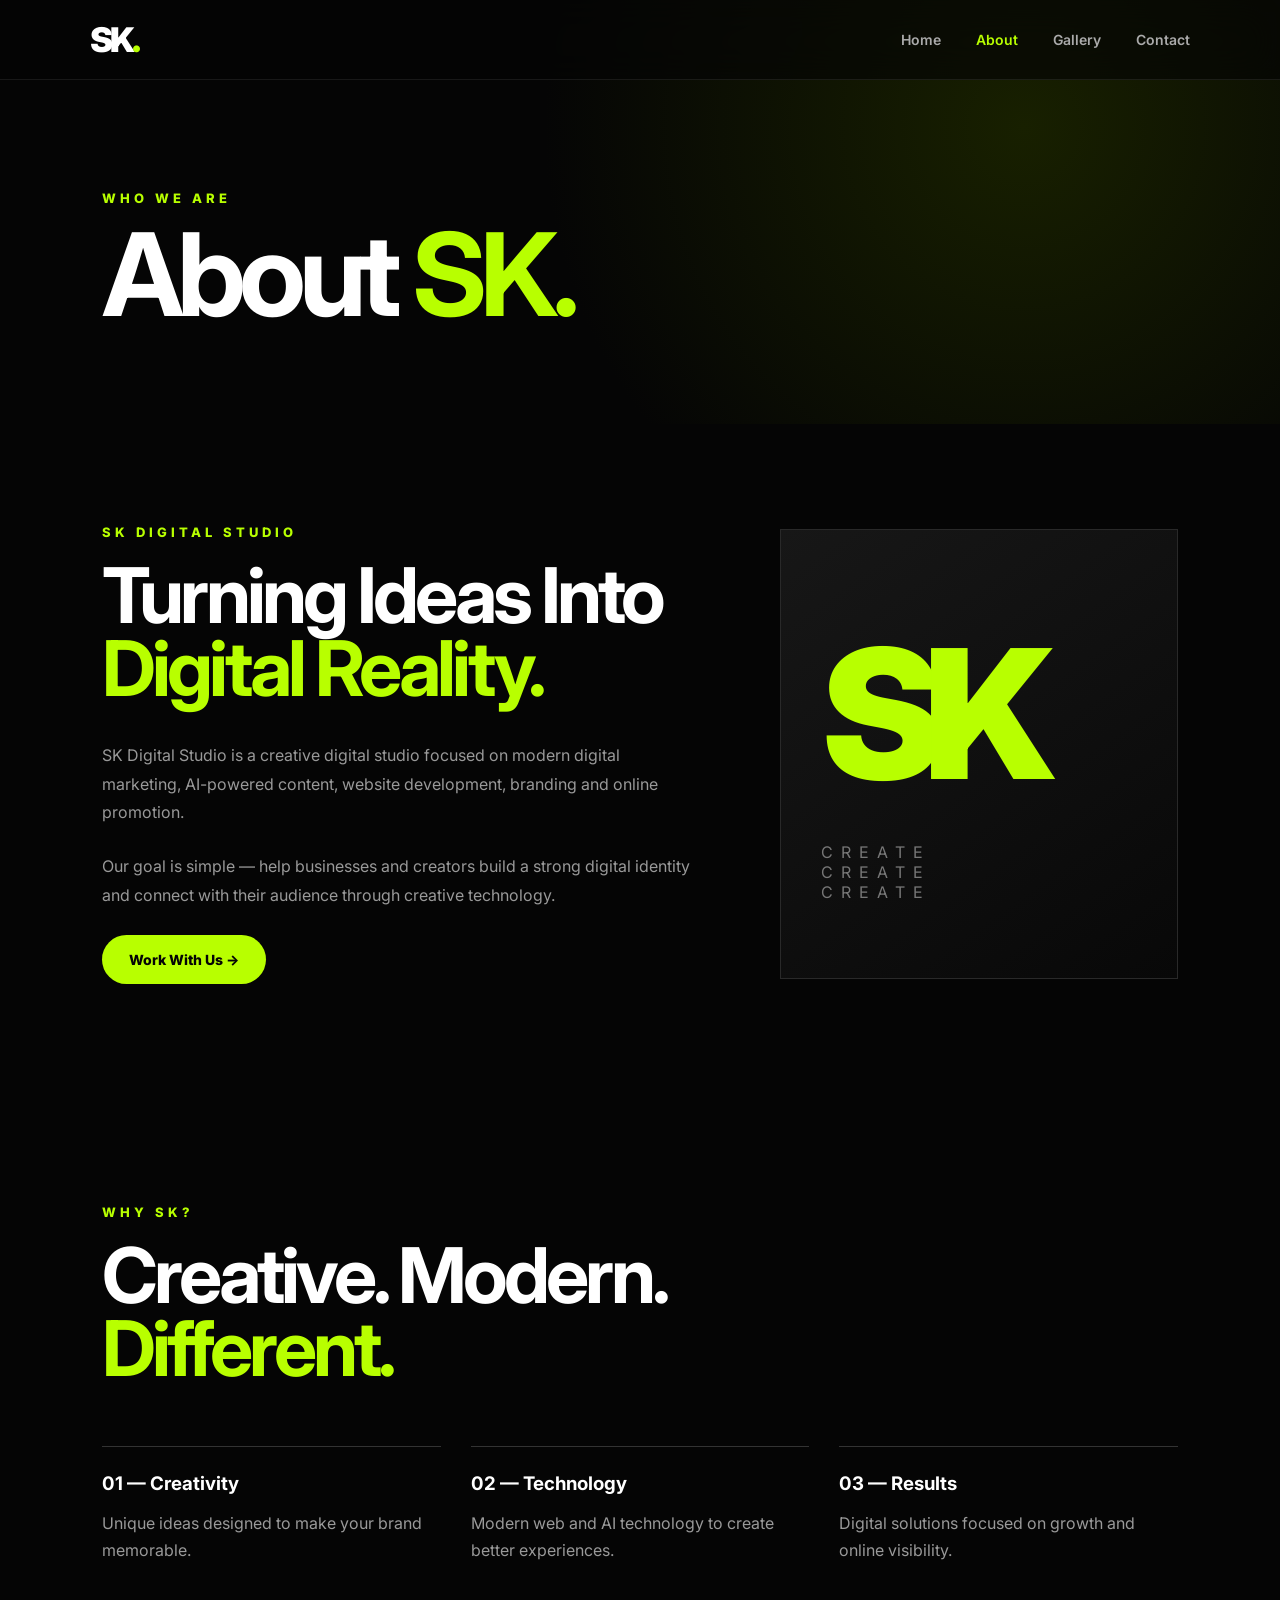
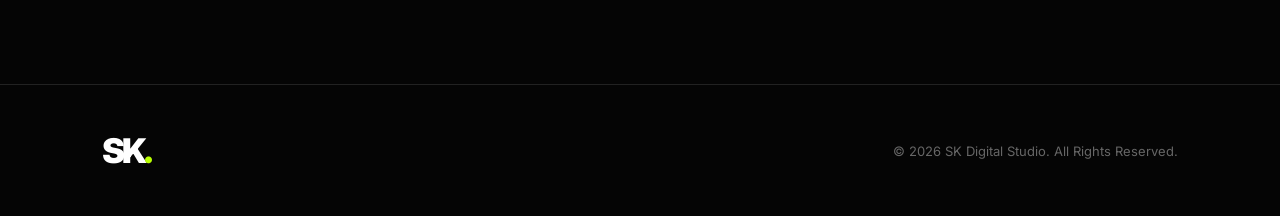
<file: about.html>
<!DOCTYPE html>
<html lang="en">
<head>
  <meta charset="UTF-8">
  <meta name="viewport" content="width=device-width, initial-scale=1.0">
  <title>About | SK Digital Studio</title>
  <link rel="stylesheet" href="style.css">
</head>

<body>

<header class="navbar">
  <a href="index.html" class="logo">SK<span>.</span></a>

  <nav id="navMenu">
    <a href="index.html">Home</a>
    <a href="about.html" class="active">About</a>
    <a href="gallery.html">Gallery</a>
    <a href="contact.html">Contact</a>
  </nav>

  <button class="menu-btn" onclick="toggleMenu()">☰</button>
</header>

<section class="page-hero">
  <p>WHO WE ARE</p>
  <h1>About <span>SK.</span></h1>
</section>

<section class="about-section">

  <div class="about-text">
    <p class="label">SK DIGITAL STUDIO</p>

    <h2>Turning Ideas Into<br><span>Digital Reality.</span></h2>

    <p>
      SK Digital Studio is a creative digital studio focused on modern
      digital marketing, AI-powered content, website development,
      branding and online promotion.
    </p>

    <p>
      Our goal is simple — help businesses and creators build a strong
      digital identity and connect with their audience through creative
      technology.
    </p>

    <a href="contact.html" class="btn primary">Work With Us →</a>
  </div>

  <div class="about-card">
    <div class="sk-big">SK</div>
    <p>CREATE</p>
    <p>CREATE</p>
    <p>CREATE</p>
  </div>

</section>

<section class="why-us">
  <div class="section-heading">
    <p>WHY SK?</p>
    <h2>Creative. Modern.<br><span>Different.</span></h2>
  </div>

  <div class="why-grid">

    <div>
      <h3>01 — Creativity</h3>
      <p>Unique ideas designed to make your brand memorable.</p>
    </div>

    <div>
      <h3>02 — Technology</h3>
      <p>Modern web and AI technology to create better experiences.</p>
    </div>

    <div>
      <h3>03 — Results</h3>
      <p>Digital solutions focused on growth and online visibility.</p>
    </div>

  </div>
</section>

<footer>
  <div class="footer-logo">SK<span>.</span></div>
  <p>© 2026 SK Digital Studio. All Rights Reserved.</p>
</footer>

<script src="script.js"></script>
</body>
</html>
</file>
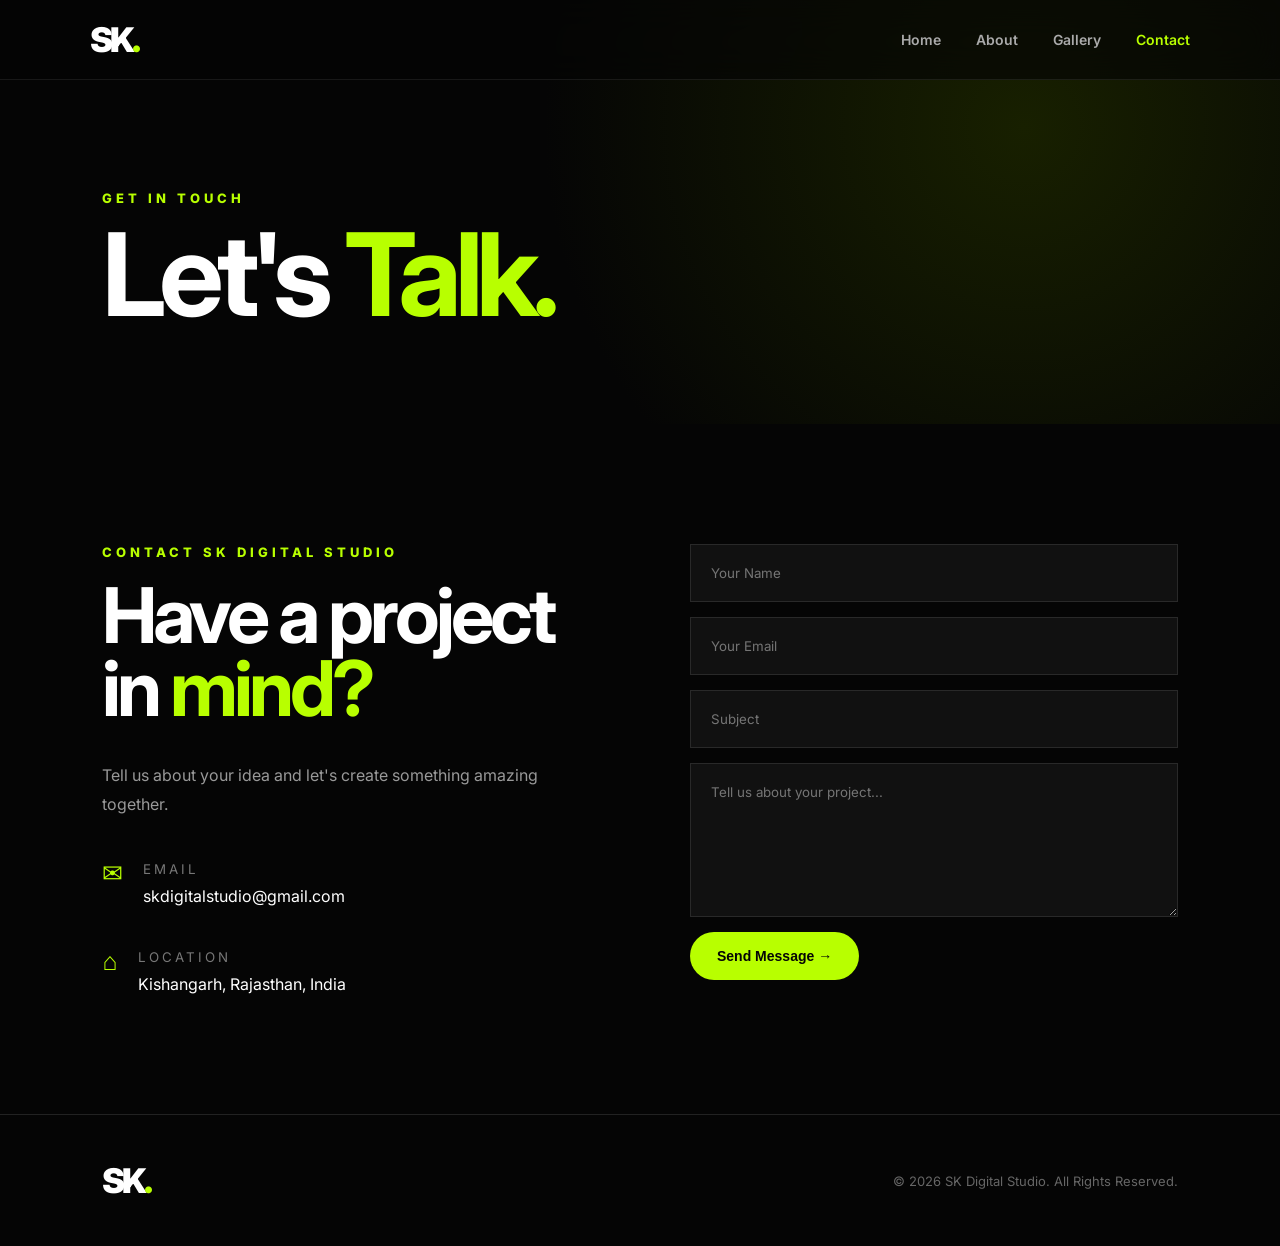
<file: contact.html>
<!DOCTYPE html>
<html lang="en">
<head>
  <meta charset="UTF-8">
  <meta name="viewport" content="width=device-width, initial-scale=1.0">
  <title>Contact | SK Digital Studio</title>
  <link rel="stylesheet" href="style.css">
</head>

<body>

<header class="navbar">
  <a href="index.html" class="logo">SK<span>.</span></a>

  <nav id="navMenu">
    <a href="index.html">Home</a>
    <a href="about.html">About</a>
    <a href="gallery.html">Gallery</a>
    <a href="contact.html" class="active">Contact</a>
  </nav>

  <button class="menu-btn" onclick="toggleMenu()">☰</button>
</header>

<section class="page-hero">
  <p>GET IN TOUCH</p>
  <h1>Let's <span>Talk.</span></h1>
</section>

<section class="contact-section">

  <div class="contact-info">

    <p class="label">CONTACT SK DIGITAL STUDIO</p>

    <h2>Have a project<br>in <span>mind?</span></h2>

    <p>
      Tell us about your idea and let's create something amazing together.
    </p>

    <div class="contact-detail">
      <span>✉</span>
      <div>
        <small>EMAIL</small>
        <p>skdigitalstudio@gmail.com</p>
      </div>
    </div>

    <div class="contact-detail">
      <span>⌂</span>
      <div>
        <small>LOCATION</small>
        <p>Kishangarh, Rajasthan, India</p>
      </div>
    </div>

  </div>

  <form class="contact-form" onsubmit="sendMessage(event)">

    <input type="text" id="name" placeholder="Your Name" required>

    <input type="email" id="email" placeholder="Your Email" required>

    <input type="text" id="subject" placeholder="Subject" required>

    <textarea id="message" rows="7" placeholder="Tell us about your project..." required></textarea>

    <button type="submit" class="btn primary">Send Message →</button>

  </form>

</section>

<footer>
  <div class="footer-logo">SK<span>.</span></div>
  <p>© 2026 SK Digital Studio. All Rights Reserved.</p>
</footer>

<script src="script.js"></script>
</body>
</html>
</file>
<file: style.css>
@import url('https://fonts.googleapis.com/css2?family=Inter:wght@400;500;600;700;800;900&display=swap');

* {
  margin: 0;
  padding: 0;
  box-sizing: border-box;
}

html {
  scroll-behavior: smooth;
}

body {
  background: #050505;
  color: #fff;
  font-family: 'Inter', sans-serif;
  overflow-x: hidden;
}

a {
  text-decoration: none;
  color: inherit;
}

.navbar {
  position: fixed;
  top: 0;
  left: 0;
  width: 100%;
  height: 80px;
  padding: 0 7%;
  display: flex;
  align-items: center;
  justify-content: space-between;
  z-index: 1000;
  background: rgba(5,5,5,.65);
  backdrop-filter: blur(18px);
  border-bottom: 1px solid rgba(255,255,255,.08);
}

.logo,
.footer-logo {
  font-size: 34px;
  font-weight: 900;
  letter-spacing: -3px;
}

.logo span,
.footer-logo span,
h1 span,
h2 span,
.hero-content span {
  color: #b8ff00;
}

nav {
  display: flex;
  gap: 35px;
}

nav a {
  font-size: 14px;
  font-weight: 600;
  color: #aaa;
  transition: .3s;
}

nav a:hover,
nav a.active {
  color: #b8ff00;
}

.menu-btn {
  display: none;
  background: none;
  border: 0;
  color: white;
  font-size: 28px;
  cursor: pointer;
}

/* HERO */

.hero {
  height: 100vh;
  min-height: 650px;
  position: relative;
  display: flex;
  align-items: center;
  padding: 0 8%;
  overflow: hidden;
}

.hero-video {
  position: absolute;
  inset: 0;
  width: 100%;
  height: 100%;
  object-fit: cover;
  z-index: -3;
}

.video-overlay {
  position: absolute;
  inset: 0;
  background:
    linear-gradient(90deg, rgba(0,0,0,.9), rgba(0,0,0,.45), rgba(0,0,0,.7));
  z-index: -2;
}

.hero-content {
  max-width: 850px;
  animation: fadeUp 1s ease;
}

.small-title,
.page-hero p,
.section-heading p,
.label {
  color: #b8ff00;
  font-size: 13px;
  letter-spacing: 4px;
  font-weight: 800;
  margin-bottom: 20px;
}

.hero h1 {
  font-size: clamp(65px, 10vw, 145px);
  line-height: .86;
  letter-spacing: -8px;
  font-weight: 900;
}

.hero-text {
  max-width: 600px;
  color: #c6c6c6;
  line-height: 1.8;
  margin: 35px 0;
  font-size: 16px;
}

.hero-buttons {
  display: flex;
  gap: 15px;
  flex-wrap: wrap;
}

.btn {
  display: inline-block;
  padding: 16px 27px;
  border-radius: 50px;
  font-weight: 800;
  font-size: 14px;
  transition: .3s;
}

.primary {
  background: #b8ff00;
  color: #050505;
}

.primary:hover {
  transform: translateY(-4px);
  box-shadow: 0 15px 40px rgba(184,255,0,.25);
}

.secondary {
  border: 1px solid #555;
  color: white;
}

.secondary:hover {
  border-color: #b8ff00;
  color: #b8ff00;
}

.scroll-down {
  position: absolute;
  right: 8%;
  bottom: 40px;
  font-size: 10px;
  letter-spacing: 3px;
  color: #999;
}

/* SERVICES */

.services,
.why-us,
.gallery-section,
.contact-section {
  padding: 120px 8%;
}

.section-heading {
  margin-bottom: 60px;
}

.section-heading h2 {
  font-size: clamp(45px, 6vw, 80px);
  line-height: .95;
  letter-spacing: -4px;
}

.service-grid {
  display: grid;
  grid-template-columns: repeat(4, 1fr);
  gap: 18px;
}

.service-card {
  padding: 40px 30px;
  min-height: 270px;
  background: #101010;
  border: 1px solid #222;
  transition: .4s;
}

.service-card:hover {
  transform: translateY(-10px);
  border-color: #b8ff00;
}

.icon {
  color: #b8ff00;
  font-size: 35px;
  margin-bottom: 35px;
}

.service-card h3 {
  margin-bottom: 15px;
  font-size: 21px;
}

.service-card p,
.why-grid p {
  color: #999;
  line-height: 1.7;
}

/* STATS */

.stats {
  display: grid;
  grid-template-columns: repeat(3, 1fr);
  border-top: 1px solid #222;
  border-bottom: 1px solid #222;
  padding: 70px 8%;
}

.stats div {
  text-align: center;
  border-right: 1px solid #222;
}

.stats div:last-child {
  border: 0;
}

.stats h2 {
  font-size: 60px;
  color: #b8ff00;
}

.stats p {
  color: #888;
}

/* CTA */

.cta {
  text-align: center;
  padding: 150px 20px;
  background: #0c0c0c;
}

.cta h2 {
  font-size: clamp(50px, 7vw, 100px);
  line-height: .95;
  letter-spacing: -5px;
  margin-bottom: 45px;
}

/* PAGE HERO */

.page-hero {
  padding: 190px 8% 100px;
  background: radial-gradient(circle at 80% 30%, #182000, #050505 45%);
}

.page-hero h1 {
  font-size: clamp(65px, 9vw, 125px);
  line-height: .85;
  letter-spacing: -7px;
}

/* ABOUT */

.about-section {
  padding: 100px 8%;
  display: grid;
  grid-template-columns: 1.2fr .8fr;
  gap: 80px;
  align-items: center;
}

.about-text h2,
.contact-info h2 {
  font-size: clamp(45px, 6vw, 80px);
  line-height: .95;
  letter-spacing: -4px;
  margin-bottom: 35px;
}

.about-text > p:not(.label),
.contact-info > p:not(.label) {
  color: #999;
  line-height: 1.8;
  margin-bottom: 25px;
}

.about-card {
  min-height: 450px;
  background: linear-gradient(145deg, #171717, #080808);
  border: 1px solid #292929;
  display: flex;
  flex-direction: column;
  justify-content: center;
  padding: 40px;
  overflow: hidden;
}

.sk-big {
  font-size: 180px;
  font-weight: 900;
  color: #b8ff00;
  letter-spacing: -20px;
  margin-bottom: 20px;
}

.about-card p {
  color: #777;
  letter-spacing: 8px;
}

.why-grid {
  display: grid;
  grid-template-columns: repeat(3, 1fr);
  gap: 30px;
}

.why-grid > div {
  border-top: 1px solid #333;
  padding-top: 25px;
}

.why-grid h3 {
  margin-bottom: 15px;
}

/* GALLERY */

.gallery-grid {
  display: grid;
  grid-template-columns: repeat(3, 1fr);
  gap: 18px;
}

.gallery-item {
  height: 390px;
  position: relative;
  overflow: hidden;
  background: #111;
}

.gallery-item img {
  width: 100%;
  height: 100%;
  object-fit: cover;
  transition: .6s;
}

.gallery-item:hover img {
  transform: scale(1.1);
}

.gallery-overlay {
  position: absolute;
  inset: auto 0 0;
  padding: 35px 25px;
  background: linear-gradient(transparent, rgba(0,0,0,.95));
  transform: translateY(20px);
  opacity: 0;
  transition: .4s;
}

.gallery-item:hover .gallery-overlay {
  transform: translateY(0);
  opacity: 1;
}

.gallery-overlay h3 {
  margin-bottom: 8px;
}

.gallery-overlay p {
  color: #b8ff00;
  font-size: 13px;
}

/* CONTACT */

.contact-section {
  display: grid;
  grid-template-columns: 1fr 1fr;
  gap: 100px;
}

.contact-detail {
  display: flex;
  gap: 20px;
  margin-top: 40px;
}

.contact-detail > span {
  color: #b8ff00;
  font-size: 25px;
}

.contact-detail small {
  color: #777;
  letter-spacing: 3px;
}

.contact-detail p {
  margin-top: 8px;
  color: white;
}

.contact-form {
  display: flex;
  flex-direction: column;
  gap: 15px;
}

.contact-form input,
.contact-form textarea {
  width: 100%;
  padding: 20px;
  background: #111;
  border: 1px solid #292929;
  color: white;
  outline: none;
  font-family: inherit;
  resize: vertical;
}

.contact-form input:focus,
.contact-form textarea:focus {
  border-color: #b8ff00;
}

.contact-form button {
  border: 0;
  cursor: pointer;
  align-self: flex-start;
}

/* FOOTER */

footer {
  padding: 45px 8%;
  border-top: 1px solid #222;
  display: flex;
  justify-content: space-between;
  align-items: center;
}

footer p {
  color: #666;
  font-size: 13px;
}

/* ANIMATION */

@keyframes fadeUp {
  from {
    opacity: 0;
    transform: translateY(30px);
  }

  to {
    opacity: 1;
    transform: translateY(0);
  }
}

/* MOBILE */

@media (max-width: 900px) {

  .navbar {
    padding: 0 6%;
  }

  nav {
    position: absolute;
    top: 80px;
    left: 0;
    width: 100%;
    background: #090909;
    display: none;
    flex-direction: column;
    gap: 0;
    border-bottom: 1px solid #222;
  }

  nav.show {
    display: flex;
  }

  nav a {
    padding: 20px 7%;
    border-bottom: 1px solid #1b1b1b;
  }

  .menu-btn {
    display: block;
  }

  .hero {
    padding: 0 6%;
  }

  .hero h1 {
    letter-spacing: -5px;
  }

  .service-grid,
  .gallery-grid {
    grid-template-columns: repeat(2, 1fr);
  }

  .about-section,
  .contact-section {
    grid-template-columns: 1fr;
    gap: 60px;
  }

  .why-grid {
    grid-template-columns: 1fr;
  }
}

@media (max-width: 600px) {

  .services,
  .why-us,
  .gallery-section,
  .contact-section {
    padding: 80px 6%;
  }

  .service-grid,
  .gallery-grid,
  .stats {
    grid-template-columns: 1fr;
  }

  .service-card {
    min-height: auto;
  }

  .gallery-item {
    height: 330px;
  }

  .stats {
    gap: 40px;
  }

  .stats div {
    border-right: 0;
    border-bottom: 1px solid #222;
    padding-bottom: 35px;
  }

  footer {
    flex-direction: column;
    gap: 20px;
    text-align: center;
  }

  .page-hero {
    padding: 160px 6% 80px;
  }
}
</file>
